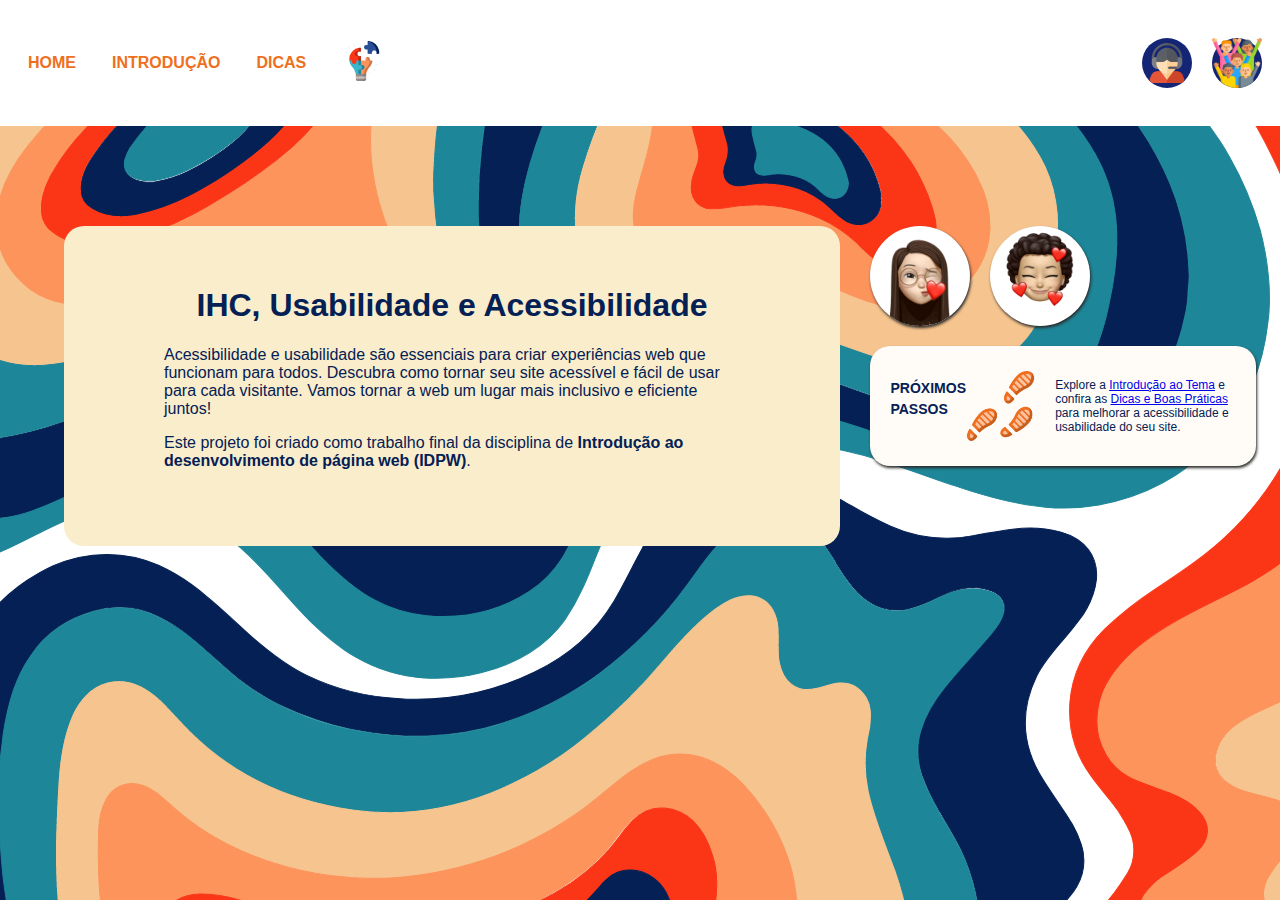
<file: index.html>
<!DOCTYPE html>
<html lang="pt-br">
<head>
    <meta charset="UTF-8">
    <meta name="viewport" content="width=device-width, initial-scale=1.0">
    <title>IHC</title>
    <link rel="stylesheet" href="assets/css/paginaInicial.css">
</head>
<body>
    <header>
        <nav>
            <ul>
                <li class="liPrincipal"><a href="index.html" title="Página inicial">HOME</a></li>
                <li class="liPrincipal"><a href="public/introducao.html" title="Introdução">INTRODUÇÃO</a></li>
                <li class="liPrincipal"><a href="public/dicas.html" title="Dicas">DICAS</a></li>
                <li class="liPrincipal"><a href="public/passos.html" title="Passo a passo"><img width="40px" src="assets/img/quebra-cabeca.png" alt=""></a></li>
                <li id="icones">
                    <ul>
                        <li id="li_icon1"><a class="icon" href="public/suporte.html"><img src="assets/img/suporte.png" alt="Ícone de suporte" title="Suporte"></a></li>
                        <li id="li_icon2"><a class="icon" href="public/sobre.html"><img src="assets/img/sobre.png" alt="Ícone de pessoas" title="Sobre nós"></a></li>    
                    </ul>
                </li>   
            </ul>
        </nav>
    </header>
    
    <main>
        <section id="secaoPrincipal">
            <header>
                <h1>IHC, Usabilidade e Acessibilidade</h1>
            </header>
            <article>
                <p>
                    Acessibilidade e usabilidade são essenciais para criar experiências 
                    web que funcionam para todos. Descubra como tornar seu site acessível e 
                    fácil de usar para cada visitante. Vamos tornar a web um lugar mais 
                    inclusivo e eficiente juntos!
                </p> 
                <p>
                    Este projeto foi criado como trabalho final da disciplina de <b>Introdução ao desenvolvimento 
                    de página web  (IDPW)</b>.
                </p>
            </article>
        </section>
        
        <!-- Novo contêiner para as imagens e o aside -->
        <section id="secaoSecundaria">
            <!-- Imagens -->
            <article class="photo-gallery">
                <img src="./assets/img/ana2.png" alt="Avatar da Ana" title="Oi, eu sou a Ana!">
                <img src="./assets/img/gabi4.png" alt="Avatar da Gabi" title="Oi, eu sou a Gabi!">
            </article>
            
            <!-- Aside -->
            <aside title="Próximos passos" class="saltitando">
                <h3>Próximos Passos</h3>
                <img src="./assets/img/passos.png" alt="Passos" id="imgPassos">
                <p>Explore a <a href="public/introducao.html">Introdução ao Tema</a> e confira as <a href="public/dicas.html">Dicas e Boas Práticas</a> para melhorar a acessibilidade e usabilidade do seu site.</p>
            </aside>
        </section>
    </main>
    
    

</body>
</html>
</file>
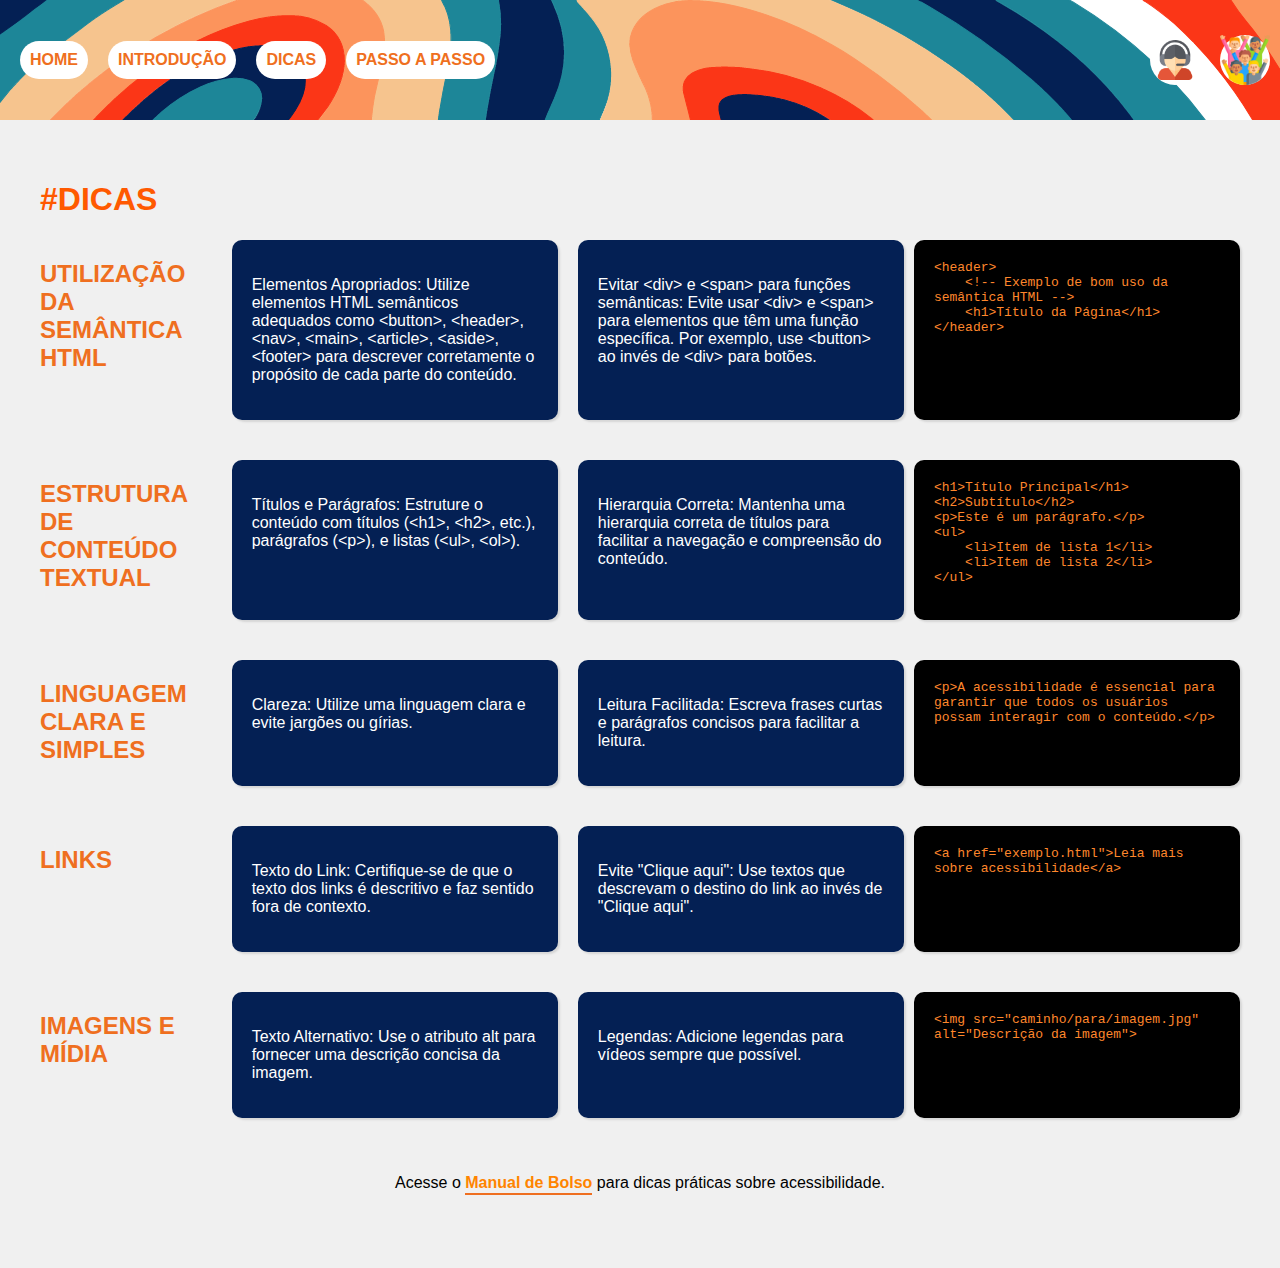
<file: public/dicas.html>
<!DOCTYPE html>
<html lang="pt-br">
<head>
    <meta charset="UTF-8">
    <meta name="viewport" content="width=device-width, initial-scale=1.0">
    <title>IHC</title>
    <link rel="stylesheet" href="../assets/css/dicas.css">
    <style>

    </style>
</head>
<!--  Referência: https://developer.mozilla.org/pt-BR/docs/Learn/Accessibility/HTML#boa_sem%C3%A2ntica  -->
<body>
    <header>
        <nav>
            <ul>
                <li class="liPrincipal"><a href="../index.html" title="Página inicial">HOME</a></li>
                <li class="liPrincipal"><a href="introducao.html" title="Introdução">INTRODUÇÃO</a></li>
                <li class="liPrincipal"><a href="dicas.html" title="Dicas">DICAS</a></li>
                <li class="liPrincipal"><a href="passos.html" title="Passo a passo">PASSO A PASSO</a></li>
                <li id="icones">
                    <ul>
                        <li id="li_icon1"><a class="icon" href="suporte.html"><img src="../assets/img/suporte.png" alt="Ícone de suporte" title="Suporte"></a></li>
                        <li id="li_icon2"><a class="icon" href="sobre.html"><img src="../assets/img/sobre2.png" alt="Ícone de pessoas" title="Sobre nós"></a></li>
                    </ul>
                </li>
            </ul>
        </nav>
    </header>
    <main>
        <header>
            <h1>#DICAS</h1>
        </header>
        <section>
            <header>
                <h2>Utilização da Semântica HTML</h2>
            </header>
            <article>
                <p>
                    Elementos Apropriados: Utilize elementos HTML semânticos adequados como &lt;button&gt;, &lt;header&gt;, &lt;nav&gt;, &lt;main&gt;, &lt;article&gt;, &lt;aside&gt;, &lt;footer&gt; para descrever corretamente o propósito de cada parte do conteúdo.
                </p>
            </article>
            <article>
                <p>
                    Evitar &lt;div&gt; e &lt;span&gt; para funções semânticas: Evite usar &lt;div&gt; e &lt;span&gt; para elementos que têm uma função específica. Por exemplo, use &lt;button&gt; ao invés de &lt;div&gt; para botões.
                </p> 
            </article>
            <article class="articlePre">
                <pre>
&lt;header&gt;
    &lt;!-- Exemplo de bom uso da semântica HTML --&gt;
    &lt;h1&gt;Título da Página&lt;/h1&gt;
&lt;/header&gt;
                </pre>
            </article>
        </section>
        <section>
            <header>
                <h2>Estrutura de Conteúdo Textual</h2>
            </header>
            <article>
                <p>
                    Títulos e Parágrafos: Estruture o conteúdo com títulos (&lt;h1&gt;, &lt;h2&gt;, etc.), parágrafos (&lt;p&gt;), e listas (&lt;ul&gt;, &lt;ol&gt;).
                </p>
            </article>
            <article>
                <p>
                    Hierarquia Correta: Mantenha uma hierarquia correta de títulos para facilitar a navegação e compreensão do conteúdo.
                </p> 
            </article>
            <article class="articlePre">
                <pre>
&lt;h1&gt;Título Principal&lt;/h1&gt;
&lt;h2&gt;Subtítulo&lt;/h2&gt;
&lt;p&gt;Este é um parágrafo.&lt;/p&gt;
&lt;ul&gt;
    &lt;li&gt;Item de lista 1&lt;/li&gt;
    &lt;li&gt;Item de lista 2&lt;/li&gt;
&lt;/ul&gt;
                </pre>
            </article>
        </section>
        <section>
            <header>
                <h2>Linguagem Clara e Simples</h2>
            </header>
            <article>
                <p>
                    Clareza: Utilize uma linguagem clara e evite jargões ou gírias.
                </p>
            </article>
            <article>
                <p>
                    Leitura Facilitada: Escreva frases curtas e parágrafos concisos para facilitar a leitura.
                </p> 
            </article>
            <article class="articlePre">
                <pre>
&lt;p&gt;A acessibilidade é essencial para garantir que todos os usuários possam interagir com o conteúdo.&lt;/p&gt;
                </pre>
            </article>
        </section>
        <section>
            <header>
                <h2>Links</h2>
            </header>
            <article>
                <p>
                    Texto do Link: Certifique-se de que o texto dos links é descritivo e faz sentido fora de contexto.
                </p>
            </article>
            <article>
                <p>
                    Evite "Clique aqui": Use textos que descrevam o destino do link ao invés de "Clique aqui".
                </p> 
            </article>
            <article class="articlePre">
                <pre>
&lt;a href=&quot;exemplo.html&quot;&gt;Leia mais sobre acessibilidade&lt;/a&gt;
                </pre>
            </article>
        </section>
        <section>
            <header>
                <h2>Imagens e Mídia</h2>
            </header>
            <article>
                <p>
                    Texto Alternativo: Use o atributo alt para fornecer uma descrição concisa da imagem.
                </p>
            </article>
            <article>
                <p>
                    Legendas: Adicione legendas para vídeos sempre que possível.
                </p> 
            </article>
            <article class="articlePre">
                <pre>
&lt;img src=&quot;caminho/para/imagem.jpg&quot; alt=&quot;Descrição da imagem&quot;&gt;
                </pre>
            </article>
        </section>
        <section>
                <p class="manual-link">
                    Acesse o <a href="manual.html" >Manual de Bolso</a> para dicas práticas sobre acessibilidade.
                </p>
        </section>
        
    </main>
</body>
</html>
</file>
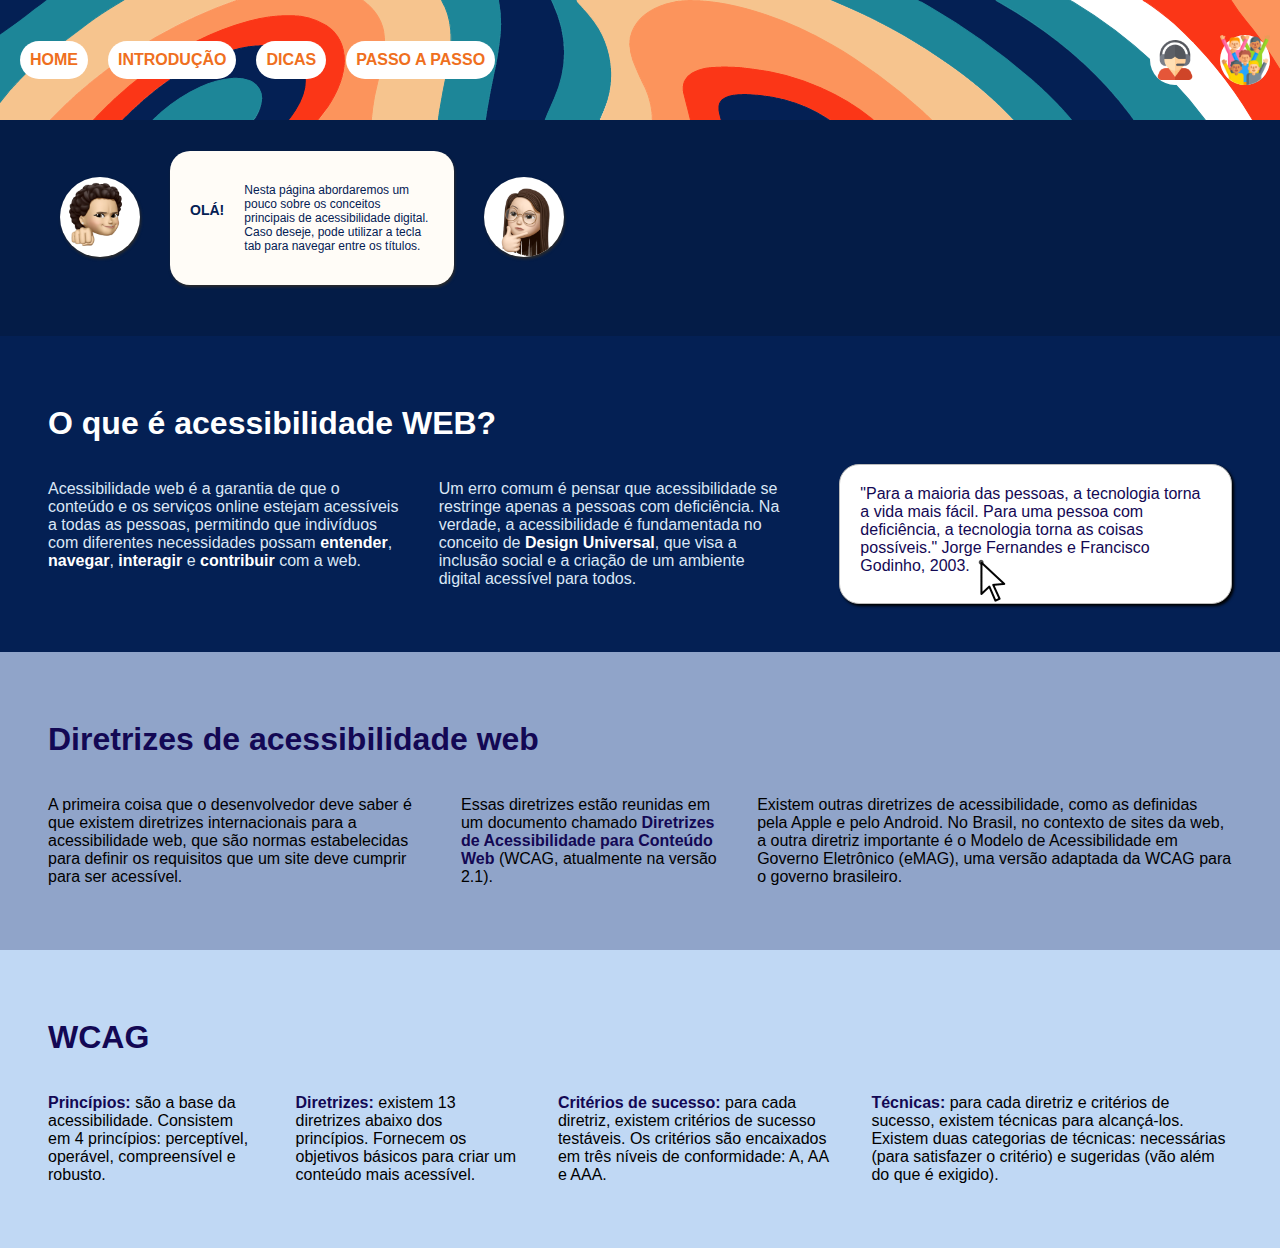
<file: public/introducao.html>
<!DOCTYPE html>
<html lang="pt-br">
<head>
    <meta charset="UTF-8">
    <meta name="viewport" content="width=device-width, initial-scale=1.0">
    <title>IHC</title>
    <link rel="stylesheet" href="../assets/css/introducao.css">
</head>

<body>
    <header>
        <nav>
            <ul>
                <li class="liPrincipal"><a href="../index.html" title="Página inicial">HOME</a></li>
                <li class="liPrincipal"><a href="introducao.html" title="Introdução">INTRODUÇÃO</a></li>
                <li class="liPrincipal"><a href="dicas.html" title="Dicas">DICAS</a></li>
                <li class="liPrincipal"><a href="passos.html" title="Passo a passo">PASSO A PASSO</a></li>
                <li id="icones">
                    <ul>
                        <li id="li_icon1"><a class="icon" href="suporte.html"><img src="../assets/img/suporte.png" alt="Ícone de suporte" title="Suporte"></a></li>
                        <li id="li_icon2"><a class="icon" href="sobre.html"><img src="../assets/img/sobre2.png" alt="Ícone de pessoas" title="Sobre nós"></a></li>
                    </ul>
                </li>
            </ul>
        </nav>
    </header>
 
<main>  
    <section id="secaoSecundaria">
        <!-- Imagens -->
        <article class="photo-gallery">
            <p>
               <img src="../assets/img/ana3.png" alt="Avatar da Ana" title="Oi, eu sou a Ana!">
            </p>
        </article>
        
        <!-- Aside -->
        <aside title="Próximos passos">
            <h3>Olá!</h3>
            <p>Nesta página abordaremos um pouco sobre os conceitos principais de acessibilidade digital. Caso deseje, pode utilizar a tecla tab para navegar entre os títulos.</p>
        </aside>

        <article class="photo-gallery">
            <p>
                <img src="../assets/img/gabi5.png" alt="Avatar da Gabi" title="Oi, eu sou a Gabi!"> 
            </p>
        </article>
    </section>
    <section id="parte1"> 
        <header>
            <h1>O que é acessibilidade WEB?</h1>
        </header>
        <article>    
            <p id="p1">
                Acessibilidade web é a garantia de que o conteúdo e os serviços online estejam acessíveis a 
                todas as pessoas, permitindo que indivíduos com diferentes necessidades possam 
                <b>entender</b>, <b>navegar</b>, <b>interagir</b> e <b>contribuir</b> com a web.</p>
            <p id="p2">
                Um erro comum é pensar que acessibilidade se restringe apenas a pessoas com 
                deficiência. Na verdade, a acessibilidade é fundamentada no conceito de 
                <b>Design Universal</b>, que visa a inclusão social e a criação de um ambiente 
                digital acessível para todos.</p>
            <a href="relatos.html" title="Ver relatos..." id="p3">
                "Para a maioria das pessoas, a tecnologia torna a vida mais fácil. 
                Para uma pessoa com deficiência, a tecnologia torna as coisas possíveis."
                Jorge Fernandes e Francisco Godinho, 2003.
                <img src="../assets/gif/cursor2.gif" alt="">
            </a>
            </article>
            <aside>
            </aside>
    </section>

    <section id="parte2">
        <header>
            <h1>Diretrizes de acessibilidade web</h1>
        </header>
        <article>
            <p>A primeira coisa que o desenvolvedor deve saber é que existem diretrizes internacionais para a acessibilidade web, que são normas estabelecidas para definir os requisitos que um site deve cumprir para ser acessível.</p>
            <p id="p5">Essas diretrizes estão reunidas em um documento chamado <b>Diretrizes de Acessibilidade para Conteúdo Web</b> (WCAG, atualmente na versão 2.1).</p>
            <p id="p6">Existem outras diretrizes de acessibilidade, como as definidas pela Apple e pelo Android. No Brasil, no contexto de sites da web, a outra diretriz importante é o Modelo de Acessibilidade em Governo Eletrônico (eMAG), uma versão adaptada da WCAG para o governo brasileiro.</p>
        </article>
    </section>

    <section id="parte3">
        <header>
            <h1>WCAG</h1>
        </header>
        <article>
            <p><b>Princípios:</b> são a base da acessibilidade. Consistem em 4 princípios: perceptível, operável, compreensível e robusto.</p>
            <p id="p7"><b>Diretrizes:</b> existem 13 diretrizes abaixo dos princípios. Fornecem os objetivos básicos para criar um conteúdo mais acessível.</p>
            <p id="p8"><b>Critérios de sucesso: </b>para cada diretriz, existem critérios de sucesso testáveis. Os critérios são encaixados em três níveis de conformidade: A, AA e AAA.</p>
            <p id="p9"><b>Técnicas:</b> para cada diretriz e critérios de sucesso, existem técnicas para alcançá-los. Existem duas categorias de técnicas: necessárias (para satisfazer o critério) e sugeridas (vão além do que é exigido).</p>
        </article>
    </section>
</main>
</body>
</html>
</file>
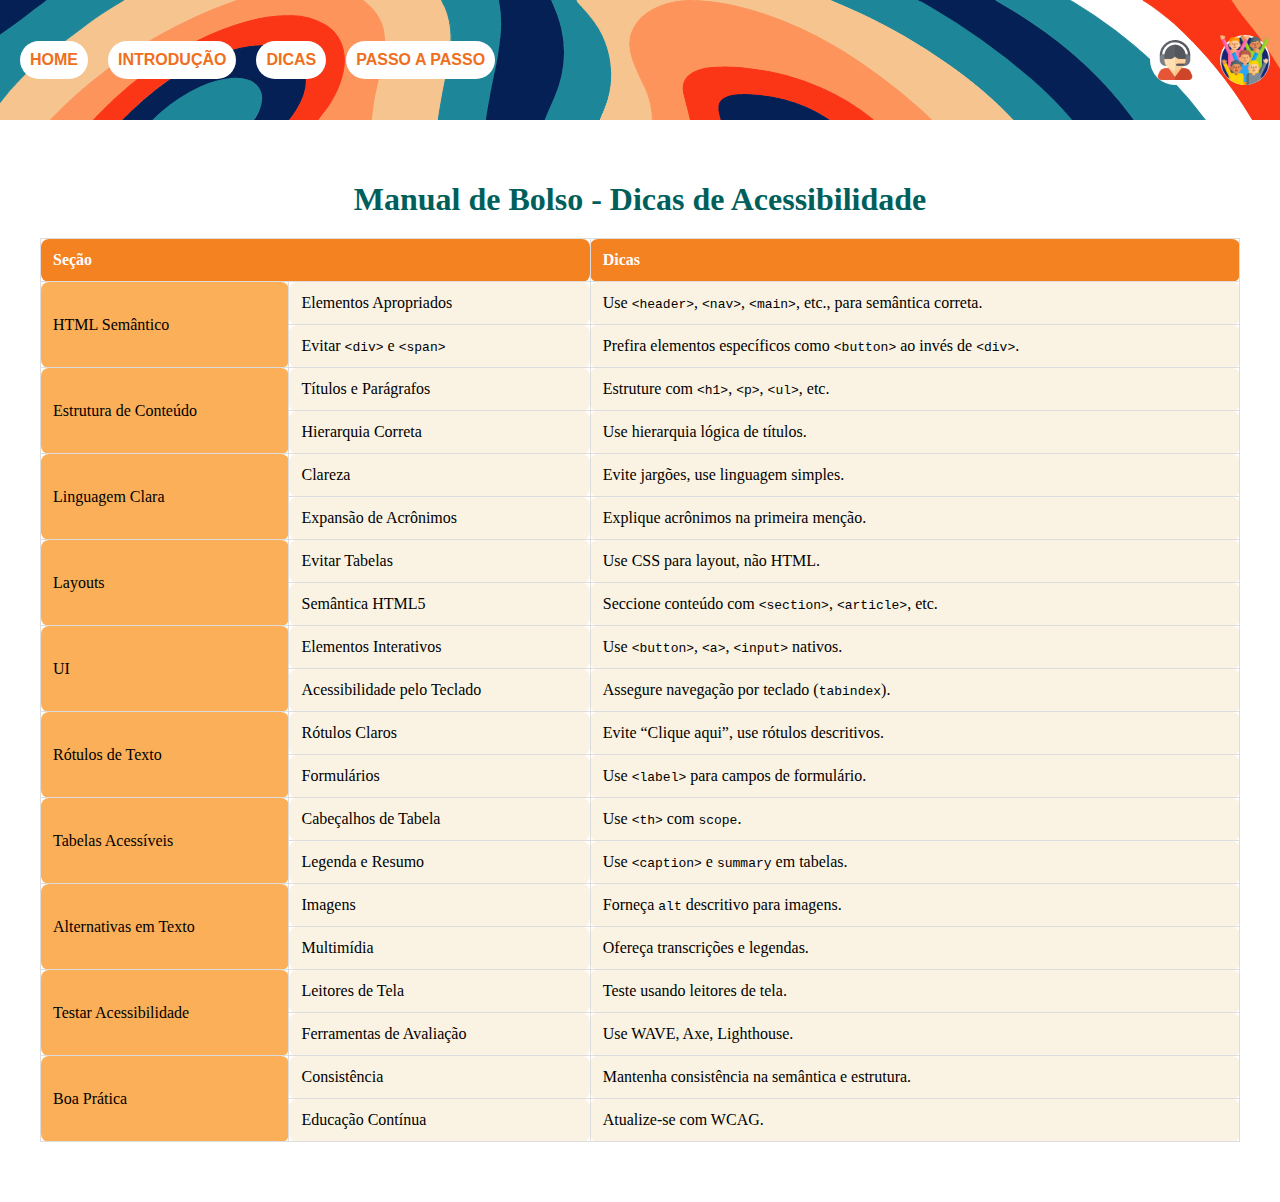
<file: public/manual.html>
<!DOCTYPE html>
<html lang="pt-br">
<head>
    <meta charset="UTF-8">
    <meta name="viewport" content="width=device-width, initial-scale=1.0">
    <title>IHC</title>
    <link rel="stylesheet" href="../assets/css/manual.css">
    <style>
    

        h1 {
            color: #005F5B; /* Azul quase verde */
            text-align: center;
            margin-bottom: 20px;
        }

        table {
            width: 100%;
            border-collapse: collapse;
            margin-bottom: 20px;
        }

        th, td {
            border: 1px solid #ddd;
            padding: 12px;
            text-align: left;
            border-radius: 8px; /* Cantos arredondados */
            background-color: #FAF3E3; /* Laranja claro */
            transition: transform 0.2s ease-in-out; /* Transição suave */
        }

        th {
            background-color: #F58220; /* Laranja escuro */
            color: white;
        }

        td:hover {
            background-color: #FBAF58; /* Laranja claro mais vibrante */
            transform: scale(1.05); /* Aumenta a escala ao passar o mouse */
        }

        th:hover {
            background-color: #E07310; /* Laranja escuro mais vibrante */
            transform: scale(1.05); /* Aumenta a escala ao passar o mouse */
        }

        .highlight {
            background-color: #FBAF58; /* Laranja claro */
        }

        .skip-link {
            position: absolute;
            left: -9999px;
            top: -9999px;
        }

        .skip-link:focus {
            left: 0;
            top: 0;
            background: #F58220; /* Laranja escuro */
            padding: 10px;
            z-index: 1000;
            color: white;
            border-radius: 8px; /* Cantos arredondados */
        }
    </style>
</head>
<body>
    <header>
        <nav>
            <ul>
                <li class="liPrincipal"><a href="../index.html" title="Página inicial">HOME</a></li>
                <li class="liPrincipal"><a href="introducao.html" title="Introdução">INTRODUÇÃO</a></li>
                <li class="liPrincipal"><a href="dicas.html" title="Dicas">DICAS</a></li>
                <li class="liPrincipal"><a href="passos.html" title="Passo a passo">PASSO A PASSO</a></li>
                <li id="icones">
                    <ul>
                        <li id="li_icon1"><a class="icon" href="suporte.html"><img src="../assets/img/suporte.png" alt="Ícone de suporte" title="Suporte"></a></li>
                        <li id="li_icon2"><a class="icon" href="sobre.html"><img src="../assets/img/sobre.png" alt="Ícone de pessoas" title="Sobre nós"></a></li>    
                    </ul>
                </li>
                
            </ul>
        </nav>
    </header>
    <a href="#conteudo" class="skip-link">Pular para o conteúdo</a>
    <main id="conteudo">
        <h1>Manual de Bolso - Dicas de Acessibilidade</h1>
        <table>
            <thead>
                <tr>
                    <th colspan="2">Seção</th>
                    <th>Dicas</th>
                </tr>
            </thead>
            <tbody>
                <tr>
                    <td rowspan="2" class="highlight">HTML Semântico</td>
                    <td>Elementos Apropriados</td>
                    <td>Use <code>&lt;header&gt;</code>, <code>&lt;nav&gt;</code>, <code>&lt;main&gt;</code>, etc., para semântica correta.</td>
                </tr>
                <tr>
                    <td>Evitar <code>&lt;div&gt;</code> e <code>&lt;span&gt;</code></td>
                    <td>Prefira elementos específicos como <code>&lt;button&gt;</code> ao invés de <code>&lt;div&gt;</code>.</td>
                </tr>
                <tr>
                    <td rowspan="2" class="highlight">Estrutura de Conteúdo</td>
                    <td>Títulos e Parágrafos</td>
                    <td>Estruture com <code>&lt;h1&gt;</code>, <code>&lt;p&gt;</code>, <code>&lt;ul&gt;</code>, etc.</td>
                </tr>
                <tr>
                    <td>Hierarquia Correta</td>
                    <td>Use hierarquia lógica de títulos.</td>
                </tr>
                <tr>
                    <td rowspan="2" class="highlight">Linguagem Clara</td>
                    <td>Clareza</td>
                    <td>Evite jargões, use linguagem simples.</td>
                </tr>
                <tr>
                    <td>Expansão de Acrônimos</td>
                    <td>Explique acrônimos na primeira menção.</td>
                </tr>
                <tr>
                    <td rowspan="2" class="highlight">Layouts</td>
                    <td>Evitar Tabelas</td>
                    <td>Use CSS para layout, não HTML.</td>
                </tr>
                <tr>
                    <td>Semântica HTML5</td>
                    <td>Seccione conteúdo com <code>&lt;section&gt;</code>, <code>&lt;article&gt;</code>, etc.</td>
                </tr>
                <tr>
                    <td rowspan="2" class="highlight">UI</td>
                    <td>Elementos Interativos</td>
                    <td>Use <code>&lt;button&gt;</code>, <code>&lt;a&gt;</code>, <code>&lt;input&gt;</code> nativos.</td>
                </tr>
                <tr>
                    <td>Acessibilidade pelo Teclado</td>
                    <td>Assegure navegação por teclado (<code>tabindex</code>).</td>
                </tr>
                <tr>
                    <td rowspan="2" class="highlight">Rótulos de Texto</td>
                    <td>Rótulos Claros</td>
                    <td>Evite “Clique aqui”, use rótulos descritivos.</td>
                </tr>
                <tr>
                    <td>Formulários</td>
                    <td>Use <code>&lt;label&gt;</code> para campos de formulário.</td>
                </tr>
                <tr>
                    <td rowspan="2" class="highlight">Tabelas Acessíveis</td>
                    <td>Cabeçalhos de Tabela</td>
                    <td>Use <code>&lt;th&gt;</code> com <code>scope</code>.</td>
                </tr>
                <tr>
                    <td>Legenda e Resumo</td>
                    <td>Use <code>&lt;caption&gt;</code> e <code>summary</code> em tabelas.</td>
                </tr>
                <tr>
                    <td rowspan="2" class="highlight">Alternativas em Texto</td>
                    <td>Imagens</td>
                    <td>Forneça <code>alt</code> descritivo para imagens.</td>
                </tr>
                <tr>
                    <td>Multimídia</td>
                    <td>Ofereça transcrições e legendas.</td>
                </tr>
                <tr>
                    <td rowspan="2" class="highlight">Testar Acessibilidade</td>
                    <td>Leitores de Tela</td>
                    <td>Teste usando leitores de tela.</td>
                </tr>
                <tr>
                    <td>Ferramentas de Avaliação</td>
                    <td>Use WAVE, Axe, Lighthouse.</td>
                </tr>
                <tr>
                    <td rowspan="2" class="highlight">Boa Prática</td>
                    <td>Consistência</td>
                    <td>Mantenha consistência na semântica e estrutura.</td>
                </tr>
                <tr>
                    <td>Educação Contínua</td>
                    <td>Atualize-se com WCAG.</td>
                </tr>
            </tbody>
        </table>
    </main>

</body>
</html>
</file>
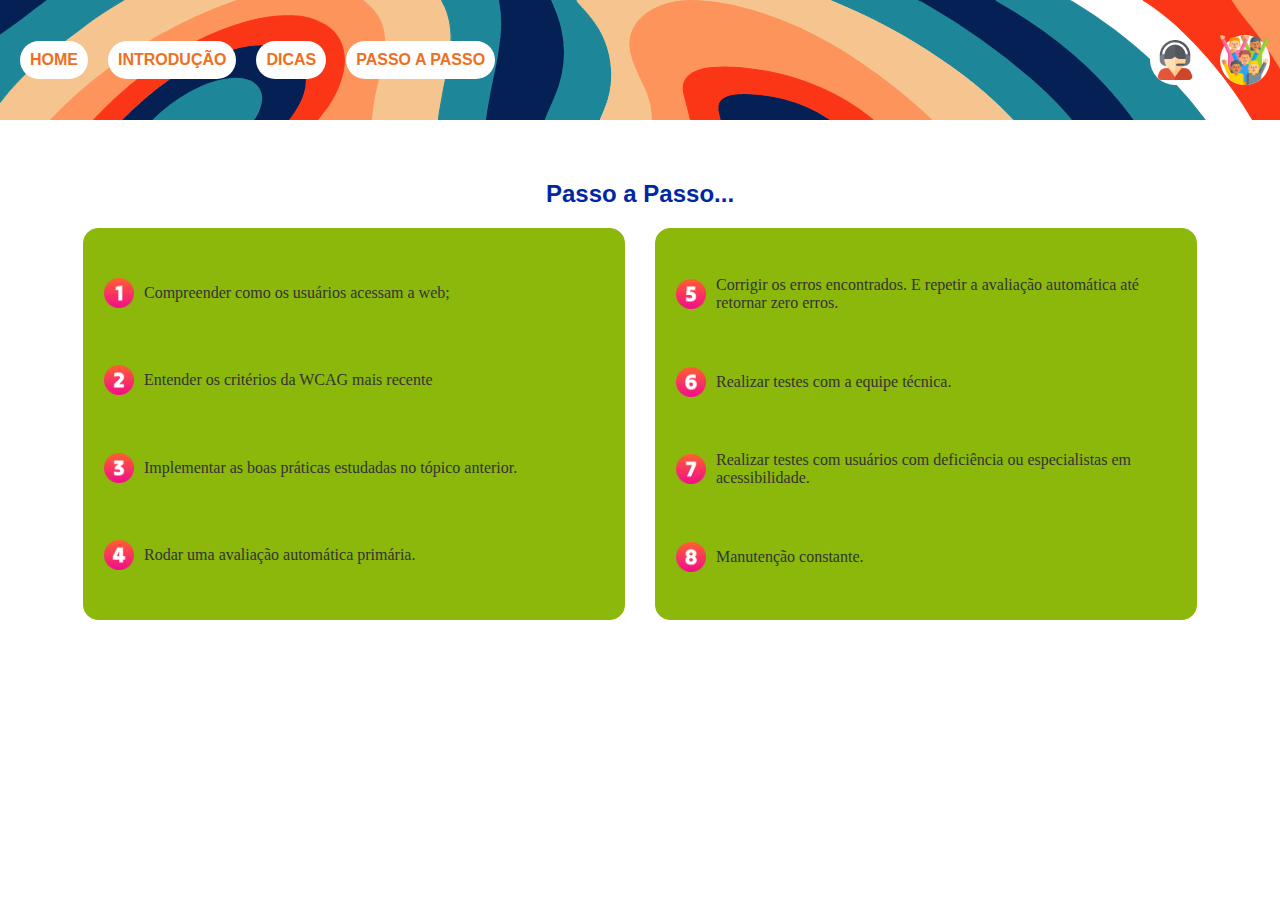
<file: public/passos.html>
<!DOCTYPE html>
<html lang="pt-br">
<head>
    <meta charset="UTF-8">
    <meta name="viewport" content="width=device-width, initial-scale=1.0">
    <title>IHC</title>
    <link rel="stylesheet" href="../assets/css/passos.css">
</head>
<body>
    <header>
        <nav>
            <ul>
                <li class="liPrincipal"><a href="../index.html" title="Página inicial">HOME</a></li>
                <li class="liPrincipal"><a href="introducao.html" title="Introdução">INTRODUÇÃO</a></li>
                <li class="liPrincipal"><a href="dicas.html" title="Dicas">DICAS</a></li>
                <li class="liPrincipal"><a href="passos.html" title="Passo a passo">PASSO A PASSO</a></li>
                <li id="icones">
                    <ul>
                        <li id="li_icon1"><a class="icon" href="suporte.html"><img src="../assets/img/suporte.png" alt="Ícone de suporte" title="Suporte"></a></li>
                        <li id="li_icon2"><a class="icon" href="sobre.html"><img src="../assets/img/sobre2.png" alt="Ícone de pessoas" title="Sobre nós"></a></li>
                    </ul>
                </li>
            </ul>
        </nav>
    </header>
    <main>                
        <header>
            <h2>Passo a Passo...</h2>
        </header>

        <article id="container">
            <article id="parte1">
                <section>
                    <img src="../assets/img/um.png" alt="1">
                    <p>Compreender como os usuários acessam a web;</p>
                </section>
                <section>
                    <img src="../assets/img/dois.png" alt="2">
                    <p>Entender os critérios da WCAG mais recente</p>
                </section>
                <section>
                    <img src="../assets/img/tres.png" alt="3">
                    <p>Implementar as boas práticas estudadas no tópico anterior.</p>
                </section>
                <section>
                    <img src="../assets/img/quatro.png" alt="4">
                    <p>Rodar uma avaliação automática primária.</p>
                </section>
            </article>

            <article id="parte2">
                <section>
                    <img src="../assets/img/cinco.png" alt="5">
                    <p>Corrigir os erros encontrados. E repetir a avaliação automática até retornar zero erros.</p>
                </section>
                <section>
                    <img src="../assets/img/seis (1).png" alt="6">
                    <p>Realizar testes com a equipe técnica.</p>
                </section>
                <section>
                    <img src="../assets/img/sete.png" alt="7">
                    <p>Realizar testes com usuários com deficiência ou especialistas em acessibilidade.</p>
                </section>
                <section>
                    <img src="../assets/img/oito.png" alt="8">
                    <p>Manutenção constante.</p>
                </section>
            </article>
        </article>
    </main>

</body>
</html>
</file>
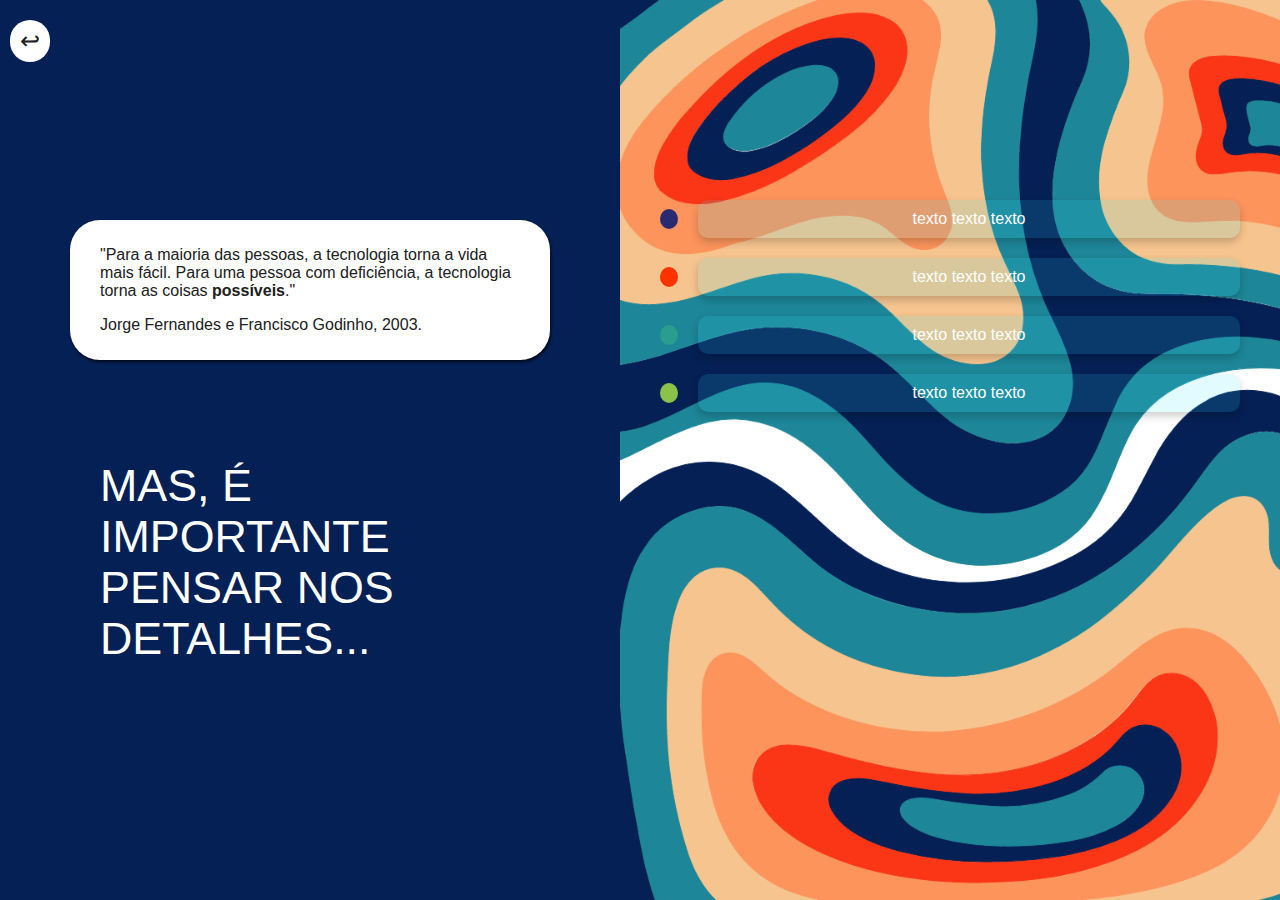
<file: public/relatos.html>
<!DOCTYPE html>
<html lang="pt-br">
<head>
    <meta charset="UTF-8">
    <meta name="viewport" content="width=device-width, initial-scale=1.0">
    <title>Projeto IDPW</title>
    <link rel="stylesheet" href="../assets/css/relatos.css">
</head>
<body>
    <header>
        <nav>
            <a href="introducao.html"><button class="btnVoltar">&#x21A9;</button></a>
        </nav>
    </header>
    <main class="container">
        <section class="secao1">
            <header>
                <p>
                    "Para a maioria das pessoas, a tecnologia torna a vida 
                    mais fácil. Para uma pessoa com deficiência, a 
                    tecnologia torna as coisas <strong>possíveis</strong>."
                </p>
                <p>
                    Jorge Fernandes e Francisco Godinho, 2003.
                </p>
            </header>
            <article>
                <p>
                    MAS, É IMPORTANTE PENSAR NOS DETALHES...
                </p>
            </article> 
        </section>
        <section id="secao2">
            <article class="relatos">
                <span class="rel rel1"></span>
                <p>texto texto texto</p>
            </article>
            <article class="relatos">
                <span class="rel rel2"></span>
                <p>texto texto texto</p>
            </article>
            <article class="relatos">
                <span class="rel rel3"></span>
                <p>texto texto texto</p>
            </article>
            <article class="relatos">
                <span class="rel rel4"></span>
                <p>texto texto texto</p>
            </article>
        </section>
    </main>
</body>
</html>
</file>
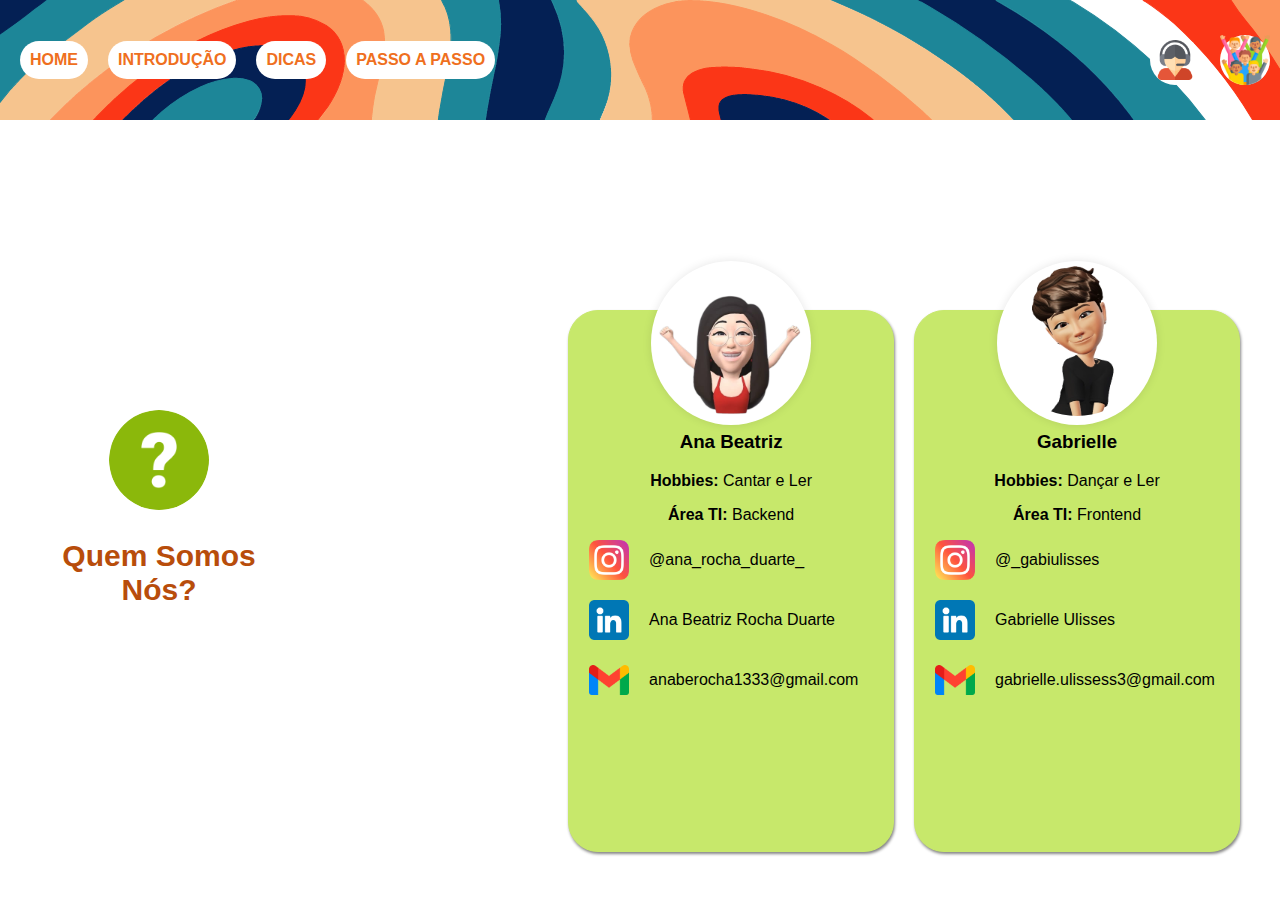
<file: public/sobre.html>
<!DOCTYPE html>
<html lang="pt-br">
<head>
    <meta charset="UTF-8">
    <meta name="viewport" content="width=device-width, initial-scale=1.0">
    <title>IHC</title>
    <link rel="stylesheet" href="../assets/css/sobre.css">
</head>
<body>
    <header>
        <nav>
            <ul>
                <li class="liPrincipal"><a href="../index.html" title="Página inicial">HOME</a></li>
                <li class="liPrincipal"><a href="introducao.html" title="Introdução">INTRODUÇÃO</a></li>
                <li class="liPrincipal"><a href="dicas.html" title="Dicas">DICAS</a></li>
                <li class="liPrincipal"><a href="passos.html" title="Passo a passo">PASSO A PASSO</a></li>
                <li id="icones">
                    <ul>
                        <li id="li_icon1"><a class="icon" href="suporte.html"><img src="../assets/img/suporte.png" alt="Ícone de suporte" title="Suporte"></a></li>
                        <li id="li_icon2"><a class="icon" href="sobre.html"><img src="../assets/img/sobre2.png" alt="Ícone de pessoas" title="Sobre nós"></a></li>
                    </ul>
                </li>
            </ul>
        </nav>
    </header>

    <main>
       
        <section> 
            
            <header>
                <img id="pontoI" src="../assets/img/ponto-de-interrogacao.png">
                <h2>Quem Somos Nós?</h2>
            </header>

            

            <article id="parte1">
                <article class="profile-image">
                    <img src="../assets/img/AnaB.png" alt="Ana Beatriz">
                </article>
                <h3>Ana Beatriz</h3>
                <p><strong>Hobbies:</strong> Cantar e Ler</p>
                <p><strong>Área TI:</strong> Backend </p>
                <article id="contato">
                    <article id="item">
                        <a href="https://www.instagram.com/ana_rocha_duarte_/" target="_blank"><img src="../assets/img/instagram.png" alt="Instagram Ana Beatriz"></a><p>@ana_rocha_duarte_</p>
                    </article>
                    <article id="item">
                        <a href="#" target="_blank"><img src="../assets/img/linkedin.png" alt="Linkedin Ana Beatriz"></a><p>Ana Beatriz Rocha Duarte</p>
                    </article>
                    <article  id="item">
                        <a href="https://mail.google.com/mail/u/0/#inbox?compose=GTvVlcSBpDxxRvqLzcLcbZDcgpnsvRbKLWJglHWPmwBsGCPVQvKhcfDCZrsftFQQdTWHQGcCGKhQV" target="_blank"><img src="../assets/img/gmail.png" alt="Email Ana Beatriz"></a><p>anaberocha1333@gmail.com</p>
                    </article>
                </article>
            </article>

           
            <article id="parte2">
                <article class="profile-image">
                    <img src="../assets/img/gabi.png" alt="Gabrielle">
                </article>
                <h3>Gabrielle</h3>
                <p><strong>Hobbies:</strong> Dançar e Ler</p>
                <p><strong>Área TI:</strong> Frontend</p>
                <article id="contato">
                    <article id="item">
                        <a href="https://www.instagram.com/_gabiulisses/" target="_blank"><img src="../assets/img/instagram.png" alt="Instagram Gabrielle"></a><p>@_gabiulisses</p>
                    </article>
                    <article id="item">
                        <a href="https://www.linkedin.com/in/gabrielle-ulisses/" target="_blank"><img src="../assets/img/linkedin.png" alt="Linkedin Gabrielle"></a><p>Gabrielle Ulisses</p>
                    </article>
                    <article id="item">
                        <a href="mailto:gabrielle.ulissess3@gmail.com" target="_blank"><img src="../assets/img/gmail.png" alt="Email gabrielle"></a><p>gabrielle.ulissess3@gmail.com</p>
                    </article> 
                </article>
            </article>
        </section>
    </main>
    
</body>
</html>
</file>
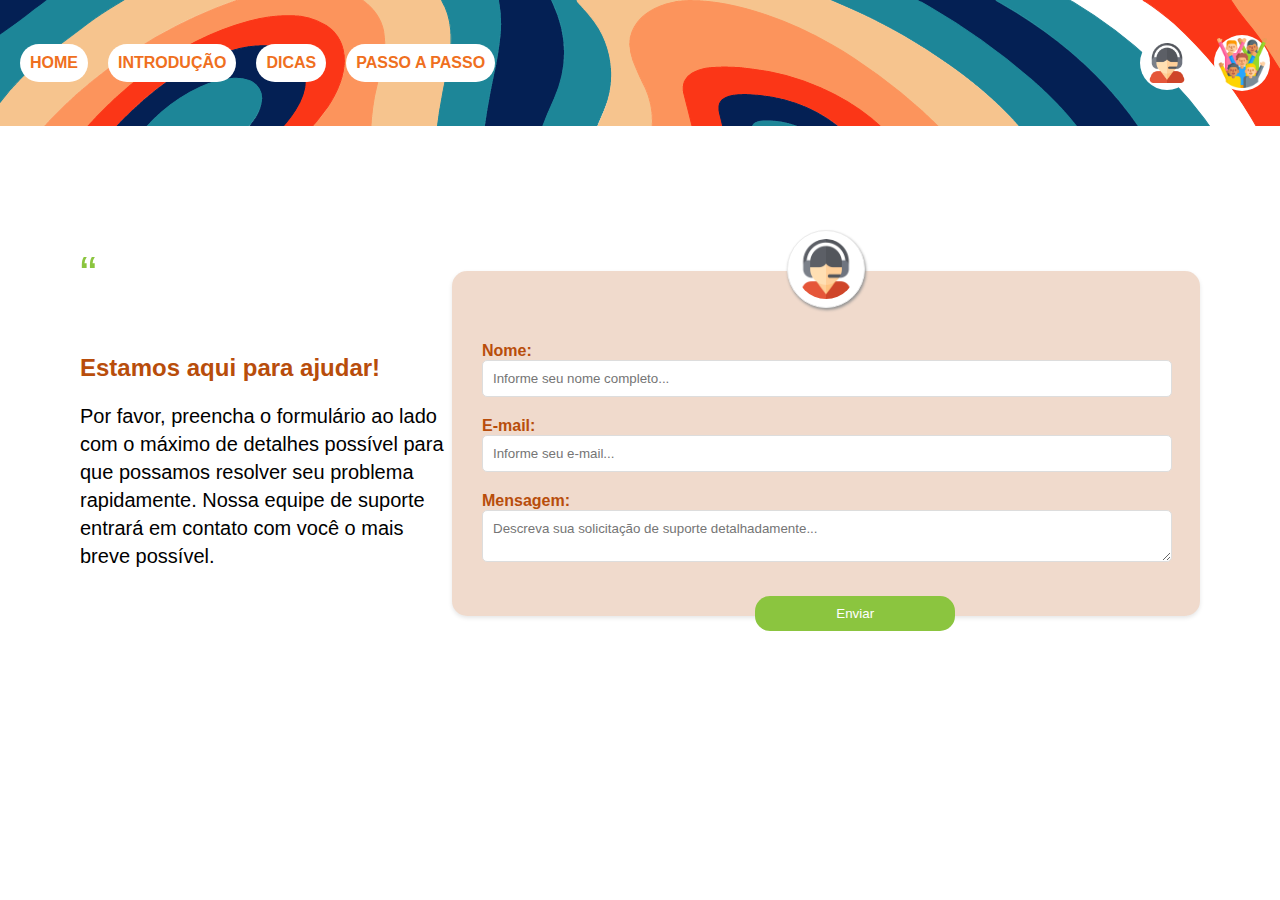
<file: public/suporte.html>
<!DOCTYPE html>
<html lang="pt-br">
<head>
    <meta charset="UTF-8">
    <meta name="viewport" content="width=device-width, initial-scale=1.0">
    <title>IHC</title>
    <link rel="stylesheet" href="../assets/css/suporte.css">
</head>
<body>
    <header>
        <nav>
            <ul>
                <li class="liPrincipal"><a href="../index.html" title="Página inicial">HOME</a></li>
                <li class="liPrincipal"><a href="introducao.html" title="Introdução">INTRODUÇÃO</a></li>
                <li class="liPrincipal"><a href="dicas.html" title="Dicas">DICAS</a></li>
                <li class="liPrincipal"><a href="passos.html" title="Passo a passo">PASSO A PASSO</a></li>
                <li id="icones">
                    <ul>
                        <li id="li_icon1"><a class="icon" href="suporte.html"><img src="../assets/img/suporte.png" alt="Ícone de suporte" title="Suporte"></a></li>
                        <li id="li_icon2"><a class="icon" href="sobre.html"><img src="../assets/img/sobre2.png" alt="Ícone de pessoas" title="Sobre nós"></a></li>
                    </ul>
                </li>
            </ul>
        </nav>
    </header>
   
    <main>
        <section id="text-section">
            <article>
                <p class="titulo">“</p>
                <h1>Estamos aqui para ajudar!</h1>
                <p class="description">
                    Por favor, preencha o formulário ao lado com o máximo de detalhes possível para que possamos resolver seu problema rapidamente.
                    Nossa equipe de suporte entrará em contato com você o mais breve possível.
                </p>
            </article>
        </section>
        <section id="form-section">
            <article>
                <fieldset>
                <legend class="profile-image"><img src="../assets/img/suporte.png" alt="Suporte"></legend>
                    <form>
                        <label for="name">Nome:</label>
                        <input type="text" id="name" name="name" placeholder="Informe seu nome completo...">
                        
                        <label for="email">E-mail:</label>
                        <input type="email" id="email" name="email" placeholder="Informe seu e-mail...">
                        
                        <label for="message">Mensagem:</label>
                        <textarea id="message" name="message" placeholder="Descreva sua solicitação de suporte detalhadamente..."></textarea>
                        
                        <button type="submit">Enviar</button>
                    </form>
                </fieldset>
                
            </article>
        </section>
    </main>
</body>
</html>
</file>
<file: assets/css/paginaInicial.css>
body {
    background-image: url("../img/fundo.png");
    margin: 0 !important;
}

main {
    display: flex;
    justify-content: space-between;
    align-items: flex-start;
    padding: 0% 5%;

}


#secaoPrincipal{
    flex: 2;
    background-color: #F9EDCB;
    margin-right: 10px;
    padding: 40px 100px 60px 100px;
    border-radius: 20px;
    font-family: 'Gill Sans', 'Gill Sans MT', Calibri, 'Trebuchet MS', sans-serif;
    color: #042054;
    margin-top: 100px; /* Garantido que a margem superior da section seja consistente */
    max-width: 50%;

}

#secaoSecundaria{
    max-width: 30%;
    margin-top: 100px;
    font-size: 12px;

}

#secaoSecundaria aside {
    flex: 1;
    background-color: #fffcf7;
    padding: 20px;
    border-radius: 20px;
    box-shadow: 1px 2px 3px #2b2b2b;
    font-family: 'Gill Sans', 'Gill Sans MT', Calibri, 'Trebuchet MS', sans-serif;
    color: #042054;
    margin-top: 20px; /* Corrigido para evitar duplicidade */
    align-items: center;
    width: 100%;
    display: flex;
}

#secaoSecundaria aside h3 {
    margin-top: 0;
    margin-right: 0;
    text-transform: uppercase;
    line-height: 1.5;
}

#secaoSecundaria article img {
    box-shadow: 1px 2px 3px #2b2b2b;
    padding: 0;
    border: none;
}


.photo-gallery {
    display: flex;
    gap: 20px;
}

.photo-gallery img {
    width: 100px;
    height: 100px;
    border-radius: 50%;
    background-color: #fff;
    border: 2px solid #ddd;
    object-fit: cover;
}

/* CSS para imagem saltitando */
@keyframes bounce {
    0%, 100% {
        transform: translateY(0); /* Posição inicial e final */
    }
    50% {
        transform: translateY(-5px); /* Movimento para cima */
    }
}

aside.saltitando {
    display: inline-block;
    animation: bounce 1s infinite; /* Animação contínua */
}


#imgPassos {
    position: relative;
    width: 20%;
    margin-right: 20px;
}

/* Menu de navegação */
nav {
    background-color: #ffffff;
    font-family: 'Gill Sans', 'Gill Sans MT', Calibri, 'Trebuchet MS', sans-serif;
    font-weight: 600;
}

nav ul {
    display: flex;
    align-items: center;
    padding: 0;
    margin: 0;
    list-style-type: none;
}

nav ul li {
    text-align: center;
    padding: 8px;
    border-radius: 20px;
    margin: 15px 0 15px 20px;
}

nav ul li:hover {
    background-color: #ececec;
}

nav ul li a {
    color: #EF6F20;
    text-decoration: none;
}

#li_icon1, #li_icon2 {
    background-color: #152576;
    border-radius: 100%;
    text-align: center;
}

#icones {
    margin-left: auto;
}

#li_icon1 {
    padding: 5px;
    width: 40px;
    height: 40px;
}

#li_icon2 {
    padding: 0;
    width: 50px;
    height: 50px;
    margin-right: 10px;
}

.icon img {
    width: 100%;
    height: 100%;
    vertical-align: middle;
}

/* Seção principal */
section h1 {
    text-align: center;
}

/* Tela até 1024px */
@media (min-width: 769px) and (max-width: 1024px) {
   
    
    section h1 {
        font-size: 25pt;
    }
    
    nav ul li {
        margin: 15px 20px 15px 20px;
    }
}

/* Tela até 567px */
@media (max-width: 650px) {
    main {
        padding: 20px 30px;
        display: block;
    }

    section {
        padding: 30px 0px 50px 10px;
    }

    #secaoPrincipal article p {
        font-size: 15pt;
    }

    #secaoPrincipal h1 {
        font-size: 20pt;
    }

    #secaoPrincipal{
        max-width: 100%;
        margin-right: 0px;
        margin-top: 10px;
    }

    nav ul {
        padding: 15px 20px 15px 20px !important;
        display: block;
        align-items: center;
        list-style-type: none;
    }

    nav ul .liPrincipal {
        margin: 15px 0;
        background-color: #e7e7e78c;
        margin-bottom: 5px !important;
    }

    #icones ul li {
        font-size: 10pt;
        margin: 15px 0;
        background-color: #e7e7e78c;
        margin-bottom: 5px !important;
    }

    nav ul li {
        text-align: center;
        padding: 8px;
        border-radius: 20px;
        margin: 0;
    }

    #li_icon1, #li_icon2 {
        display: inline-block;
        margin: auto;
    }

    #li_icon1 {
        margin-left: auto;
        padding: 8px;
        width: 40px;
        height: 40px;
    }

    #li_icon2 {
        padding: 3px;
        width: 50px;
        height: 50px;
    }

    #secaoSecundaria{
        max-width: 90%;
        margin-top: 0px;
        display: flex;
    
    }
    #secaoSecundaria aside{
        max-width: 100%;
        margin-top: 20px;
        margin-left: 20px;
        display: flex;
    
    }
}

.skip-link {
    position: absolute;
    top: -40px;
    left: 0;
    background: #000;
    color: #fff;
    padding: 8px;
    z-index: 100;
    text-decoration: none;
}

.skip-link:focus {
    top: 0;
}

.aside-container {
    display: flex;
    flex-direction: column;
    align-items: center;
    gap: 20px;
    margin-top: 20px;
}


@media (max-width: 768px) {
    .aside-container {
        flex-direction: column;
    }

    .photo-gallery {
        flex-direction: column;
    }
}
</file>
<file: assets/css/dicas.css>
/* Estilos gerais */
body {
    background-color: #f0f0f0;
    margin: 0px !important;
    font-family: 'Gill Sans', 'Gill Sans MT', Calibri, 'Trebuchet MS', sans-serif;
}

main {
    padding: 40px;
}

/* Menu de navegação */
nav {
    background-image: url("../img/fundo.png");
    font-family: 'Gill Sans', 'Gill Sans MT', Calibri, 'Trebuchet MS', sans-serif;
    font-weight: 600;
}

nav ul {
    display: flex;
    align-items: center;
    padding: 0;
    margin: 0;
    list-style-type: none;
    padding: 10px 0px;
}

nav ul .liPrincipal {
    text-align: center;
    padding: 10px;
    border-radius: 20px;
    margin: 15px 0px 15px 20px;
    background-color: #ffffff;
}

nav ul .liPrincipal:hover {
    background-color: #ececec;
}

nav ul li a {
    color: #EF6F20;
    text-decoration: none;
}

#li_icon1, #li_icon2 {
    background-color: #ffffff !important;
    border-radius: 100%;
    text-align: center;
}

#icones {
    margin-left: auto;
    padding: 0px;
}

#icones ul li {
    margin-left: auto;
    margin: 15px 0px 15px 20px;
}

#li_icon1 {
    padding: 5px;
    width: 40px;
    height: 40px;
    margin-right: 10px;
}

#li_icon2 {
    padding: 0;
    width: 50px;
    height: 50px;
    margin-right: 10px !important;
}

.icon img {
    width: 100%;
    height: 100%;
    vertical-align: middle;
}

/* Menu em telas até 1024px */
@media (min-width: 769px) and (max-width: 1024px) {
    nav ul li {
        font-size: 10pt;
        margin: 15px 10px 15px 20px;
    }
}

/* Menu em telas até 567px */
@media (min-width: 200px) and (max-width: 567px) {
    nav ul {
        padding: 15px 10px 15px 10px !important;
    }

    nav ul .liPrincipal {
        margin: 15px 20px 15px 20px;
        background-color: #f3f3f3;
        margin-bottom: 5px !important;
    }

    nav ul {
        display: block;
        align-items: center;
        padding: 0;
        margin: 0;
        list-style-type: none;
    }

    nav ul li {
        text-align: center;
        padding: 8px;
        border-radius: 20px;
        margin: 0px;
    }

    #li_icon1 {
        margin-left: auto;
        padding: 8px;
        width: 40px;
        height: 40px;
        text-align: center;
    }

    #li_icon1, #li_icon2 {
        display: inline-block;
        margin: auto;
    }

    #icones {
        margin: auto;
    }

    #li_icon2 {
        padding: 0;
        width: 50px;
        height: 50px;
        padding: 3px;
    }
}

/* Estilos do conteúdo */
main h1 {
    color: #ff5900;
}

/* Layout padrão para telas grandes */
main section {
    display: flex; /* Mantém as seções lado a lado em telas grandes */
    margin-bottom: 20px; /* Espaço entre seções */
}

main section header {
    width: 15%;
    max-width: 15%;
    padding: 0px;
    margin: 0px;
}

main section header h2 {
    text-transform: uppercase;
    color: #EF6F20;
    text-align: left;
}

main section article {
    background-color: #042054;
    color: #ffffff;
    padding: 20px;
    border-radius: 10px;
    margin-left: 20px;
    margin-bottom: 20px;
    width: 25%;
    box-shadow: 2px 2px 2px #d6d6d6;
}

main section .articlePre {
    background-color: #000000;
    padding: 20px;
    border-radius: 10px;
    margin-left: 10px;
    width: 25%;
}

/* Estilos responsivos para telas pequenas */
@media (max-width: 850px) {
    main section {
        display: block; /* Empilha as seções verticalmente em telas pequenas */
    }

    main section header {
        width: 100%; /* Ajusta a largura do cabeçalho para ocupar toda a largura disponível */
    }

    main section article,
    main section .articlePre {
        width: 100%; /* Ajusta a largura dos artigos para ocupar toda a largura disponível */
        margin-left: 0; /* Remove a margem esquerda */
    }

    main section header {
        max-width: 50%;
        padding: 0px;
        margin: 0px;
    }
}

.articlePre pre {
    white-space: pre-wrap;
    word-wrap: break-word;
    color: #ff872c;
    margin: 0;
    padding: 0;
}

.manual-link{
    text-align: center;
    width: 100%;
    cursor: pointer;
}
.manual-link a {
    color: #ff8400;
    font-weight: bold;
    text-decoration: none;
    border-bottom: 2px solid #EF6F20;
    padding-bottom: 2px;
    justify-content: center;
    transition: color 0.3s ease, border-bottom-color 0.3s ease;
}

.manual-link a:hover {
    color: #ff5900;
    border-bottom-color: #ff5900;
}
</file>
<file: assets/css/introducao.css>
body{
    margin: 0px;
}



/* Menu de da pagina introdução */

nav{
    background-image: url("../img/fundo.png");
    font-family:'Gill Sans', 'Gill Sans MT', Calibri, 'Trebuchet MS', sans-serif;
    font-weight: 600;
}
nav ul{
    display: flex;
    align-items: center; 
    padding: 0;
    margin: 0;
    list-style-type: none;
    padding: 10px 0px;
}

nav ul .liPrincipal{
    text-align: center;
    padding: 10px;
    border-radius: 20px;
    margin: 15px 0px 15px 20px;
    background-color: #ffffff;
    
}

nav ul .liPrincipal:hover{
    background-color: #ececec;
}

nav ul li a{
    color: #EF6F20;
    text-decoration: none;
}

#li_icon1, #li_icon2{
    background-color: #ffffff;
    border-radius: 100%;
    text-align: center;
}
#icones{
    margin-left: auto;
    padding: 0px;

}

#icones ul li{
    margin-left: auto;
    margin: 15px 0px 15px 20px;
}

#li_icon1 {
    padding: 5px;
    width: 40px;
    height: 40px;
    margin-right: 10px;
}
#li_icon2 {
    padding: 0;
    width: 50px;
    height: 50px;
    margin-right: 10px !important;
}
.icon img{
    width: 100%;
    height: 100%;
    vertical-align: middle;
}

/*Parte dos textos*/

p, #p3{
    font-family:'Gill Sans', 'Gill Sans MT', Calibri, 'Trebuchet MS', sans-serif;
}

h1{
    font-family:'Gill Sans', 'Gill Sans MT', Calibri, 'Trebuchet MS', sans-serif;
    color: #130854;
}

article{
    display: inline-flex;
}

#parte1{
    padding: 48px;
    background-color: #042054;
    color: #dbe7f6;
}

#parte1 h1{
    color: #ffffff;
}


#p2{
    margin-left: 40px;
}

#p1, #p2{
    width: 30%;
}

#parte1 #p3{
    background-color: #ffffff;
    box-shadow: 2px 2px 3px #000000;
    color:#130854;
    border: 1px solid #bcbcbc;
    padding: 20px;
    border-radius: 20px;
    width: 30%; 
    margin-left: 50px;
    margin-top: 0px;
    cursor: pointer;
    transition: 0.5s;
    text-decoration: none;
}

#p2 b, #p1 b{
    color: #ffffff;
}

#p3 img{
    position:absolute;
    width: 50px;
    display: inline-flex;

}

#parte1 a:hover{
    transform: scale(1.1);
    transition: 0.5s;
}

aside small{
    margin-left: auto;
    text-align: left;
}

#parte2{
    background-color: #90a4c9;
    padding: 48px;
}

#parte2 b{
    color: #130854;
}

#p5{
    margin-left: 40px;
}

#p6{
    margin-left: 40px;
}

#parte3{
    background-color: #c0d8f4;
    padding: 48px;
}
#parte3 b{
    color: #130854;
}
#p7{
    margin-left: 40px;
}

#p8{
    margin-left: 40px;
}

#p9{
    margin-left: 40px; 
}


/* Tela até 1024px */

@media (min-width: 769px) and (max-width: 1024px) {

    section{
        height: auto;
        width: auto;
    }
    section h1{
        text-align: center;
        font-size: 25pt;
    }
    nav ul li{
        font-size: 10pt;
        margin: 15px 10px 15px 20px;
    }

    aside{
        width: auto;
        height: auto;
    }
  } 

  /* Tela até 567px */

  @media (max-width: 567px) {


    main{
        padding: 10px;

    }

    section{
        height: auto;
        width: auto;
        padding: 80px 30px 80px 30px;

    }

    section article p{
        font-size: 15pt;
    }
    
    section h1{
        text-align: center;
        font-size: 20pt;
    }


    article{
        display: block;
    }


p{
    width: 100% !important;
    margin: 40px 0px !important;
}

#parte1 #p3{
    background-color: #ffffff;
    box-shadow: 2px 2px 3px #717171b3;
    color:#130854;
    border: 1px solid #bcbcbc;
    border-radius: 20px;
    width: 80%; 
    cursor: pointer;
    display: block;
    margin: 0px 0px;
}

#p3 img{
    position: absolute;
    width: 50px;
    display: inline;

}

    nav ul{
        padding:15px 10px 15px 10px !important;
    }


    nav ul{
        display: block;
        align-items: center; 
        padding: 0;
        margin: 0;
    
        list-style-type: none;
    }

    nav ul li{
        text-align: center;
        padding: 8px;
        border-radius: 20px;
        margin: 0px 0px 0px 0px;
    
  } 

    #li_icon1 {
        margin-left: auto;
        padding: 8px;
        width: 40px;
        height: 40px;
        text-align: center;
    }

    #li_icon1, #li_icon2 {
        display: inline-block;
        margin: auto;
    }
    
    #icones{
        margin: auto;
    }

    #li_icon2 {
        padding: 0;
        width: 50px;
        height: 50px;
        padding:3px;

    }

}
/* Menu em telas até 567px */

@media (min-width: 200px) and (max-width: 567px) {

    nav ul{
        padding:15px 10px 15px 10px !important;
    }

    nav ul .liPrincipal{
        margin: 15px 20px 15px 20px;
        background-color: #f3f3f3;
        margin-bottom: 5px !important;
    }

    nav ul{
        display: block;
        align-items: center; 
        padding: 0;
        margin: 0;
    
        list-style-type: none;
    }

    nav ul li{
        text-align: center;
        padding: 8px;
        border-radius: 20px;
        margin: 0px 0px 0px 0px;
    
  } 

    #li_icon1 {
        margin-left: auto;
        padding: 8px;
        width: 40px;
        height: 40px;
        text-align: center;
    }

    #li_icon1, #li_icon2 {
        display: inline-block;
        margin: auto;
    }
    
    #icones{
        margin: auto;
    }

    #li_icon2 {
        padding: 0;
        width: 50px;
        height: 50px;
        padding:3px;

    }
}


#secaoSecundaria {
    max-width: 100%;
    padding-left: 60px;
    padding-top: 30px;
    font-size: 12px;
    background-color: #041c47;
    margin: auto;
    display: flex;
    align-items: left; /* Alinha verticalmente os itens */
    justify-content: left; /* Alinha horizontalmente os itens */
    text-align: left;
    flex-direction:row-reverse; /* Para garantir que os elementos fiquem lado a lado */
    padding-bottom: 50px;
}


#secaoSecundaria aside {
    flex: 1;
    background-color: #fffcf7;
    padding: 20px;
    border-radius: 20px;
    box-shadow: 1px 2px 3px #2b2b2b;
    font-family: 'Gill Sans', 'Gill Sans MT', Calibri, 'Trebuchet MS', sans-serif;
    color: #042054;
    align-items: center;
    margin: 1px 30px ;
    max-width: 20%;
    display: flex;
    text-align: left;
}

#secaoSecundaria aside h3 {
    margin-top: 0;
    margin-right: 20px;
    text-transform: uppercase;
    line-height: 1.5;
}


#secaoSecundaria article p img {
    box-shadow: 1px 2px 3px #2b2b2b;
    padding: 0;
    border: none;
}
 #secaoSegundaria article{
    max-width: 10%;

 }

.photo-gallery p{
    position: relative;
    margin: auto;
}

.photo-gallery p img {
    width: 80px;
    height: 80px;
    border-radius: 50%;
    background-color: #fff;
    border: 2px solid #ddd;
}



#imgPassos {
    position: relative;
    width: 20%;
    margin-right: 20px;
}
</file>
<file: assets/css/manual.css>
body{
    background-color: #ffffff;
    margin: 0px !important;
}

main{
    padding: 40px;
}
/* Menu de navegação */

nav{
    background-image: url("../img/fundo.png");
    font-family:'Gill Sans', 'Gill Sans MT', Calibri, 'Trebuchet MS', sans-serif;
    font-weight: 600;
}
nav ul{
    display: flex;
    align-items: center; 
    padding: 0;
    margin: 0;
    list-style-type: none;
    padding: 10px 0px;
}

nav ul .liPrincipal{
    text-align: center;
    padding: 10px;
    border-radius: 20px;
    margin: 15px 0px 15px 20px;
    background-color: #ffffff;
    
}

nav ul .liPrincipal:hover{
    background-color: #ececec;
}

nav ul li a{
    color: #EF6F20;
    text-decoration: none;
}

#li_icon1, #li_icon2{
    background-color: #ffffff !important;
    border-radius: 100%;
    text-align: center;
}
#icones{
    margin-left: auto;
    padding: 0px;

}

#icones ul li{
    margin-left: auto;
    margin: 15px 0px 15px 20px;
}

#li_icon1 {
    padding: 5px;
    width: 40px;
    height: 40px;
    margin-right: 10px;
}
#li_icon2 {
    padding: 0;
    width: 50px;
    height: 50px;
    margin-right: 10px !important;
}
.icon img{
    width: 100%;
    height: 100%;
    vertical-align: middle;
}

/* Menu em telas até 1024px */

@media (min-width: 769px) and (max-width: 1024px) {

    nav ul li{
        font-size: 10pt;
        margin: 15px 10px 15px 20px;
    }
}

/* Menu em telas até 567px */

@media (min-width: 200px) and (max-width: 567px) {

    nav ul{
        padding:15px 10px 15px 10px !important;
    }

    nav ul li{
        font-size: 10pt;
        margin: 15px 0px 15px 0px;
        background-color: #e7e7e78c;
        margin-bottom: 5px !important;
    }

    nav ul{
        display: block;
        align-items: center; 
        padding: 0;
        margin: 0;
    
        list-style-type: none;
    }

    nav ul li{
        text-align: center;
        padding: 8px;
        border-radius: 20px;
        margin: 0px 0px 0px 0px;
    
  } 

    #li_icon1 {
        margin-left: auto;
        padding: 8px;
        width: 40px;
        height: 40px;
        text-align: center;
    }

    #li_icon1, #li_icon2 {
        display: inline-block;
        margin: auto;
    }
    
    #icones{
        margin: auto;
    }

    #li_icon2 {
        padding: 0;
        width: 50px;
        height: 50px;
        padding:3px;

    }
}


/* Menu em telas até 567px */

@media (min-width: 200px) and (max-width: 567px) {

    nav ul{
        padding:15px 10px 15px 10px !important;
    }

    nav ul li{
        font-size: 10pt;
        margin: 15px 0px 15px 0px;
        background-color: #e7e7e78c;
        margin-bottom: 5px !important;
    }

    nav ul{
        display: block;
        align-items: center; 
        padding: 0;
        margin: 0;
    
        list-style-type: none;
    }

    nav ul li{
        text-align: center;
        padding: 8px;
        border-radius: 20px;
        margin: 0px 0px 0px 0px;
    
  } 

    #li_icon1 {
        margin-left: auto;
        padding: 8px;
        width: 40px;
        height: 40px;
        text-align: center;
    }

    #li_icon1, #li_icon2 {
        display: inline-block;
        margin: auto;
    }
    
    #icones{
        margin: auto;
    }

    #li_icon2 {
        padding: 0;
        width: 50px;
        height: 50px;
        padding:3px;

    }
}
</file>
<file: assets/css/passos.css>
body{
    background-color: #ffffff;
    margin: 0px !important;
}

main{
    padding: 40px;
}
/* Menu de navegação */

nav{
    background-image: url("../img/fundo.png");
    font-family:'Gill Sans', 'Gill Sans MT', Calibri, 'Trebuchet MS', sans-serif;
    font-weight: 600;
}
nav ul{
    display: flex;
    align-items: center; 
    padding: 0;
    margin: 0;
    list-style-type: none;
    padding: 10px 0px;
}

nav ul .liPrincipal{
    text-align: center;
    padding: 10px;
    border-radius: 20px;
    margin: 15px 0px 15px 20px;
    background-color: #ffffff;
    
}

nav ul .liPrincipal:hover{
    background-color: #ececec;
}

nav ul li a{
    color: #EF6F20;
    text-decoration: none;
}

#li_icon1, #li_icon2{
    background-color: #ffffff !important;
    border-radius: 100%;
    text-align: center;
}
#icones{
    margin-left: auto;
    padding: 0px;

}

#icones ul li{
    margin-left: auto;
    margin: 15px 0px 15px 20px;
}

#li_icon1 {
    padding: 5px;
    width: 40px;
    height: 40px;
    margin-right: 10px;
}
#li_icon2 {
    padding: 0;
    width: 50px;
    height: 50px;
    margin-right: 10px !important;
}
.icon img{
    width: 100%;
    height: 100%;
    vertical-align: middle;
}

/*parte dos textos*/

h2 {
    font-family: 'Comic Sans MS', cursive, sans-serif;
    color: #0028a5;
    text-align: center;
}

#container {
    display: flex;
    justify-content: center;
    gap: 30px;
    margin: 0 auto;
    max-width: 1200px;
}

#parte1, #parte2 {
    width: 500px;
    height: 350px;
    padding: 20px;
    background-color: #8bb80b;
    border: 1px solid #8bb80b;
    border-radius: 15px;
    text-align: left;
    display: flex;
    flex-direction: column;
    justify-content: space-around;
}

#parte1 section, #parte2 section {
    display: flex;
    align-items: center;
}

#parte1 img, #parte2 img {
    margin-right: 10px;
    width: 30px; 
    height: auto; 
}

#parte1 p, #parte2 p {
    margin: 0;
    font-size: 16px;
    color: #333;
}

/*Responsividade*/

@media (min-width: 769px) and (max-width: 1024px) {

    nav ul li{
        font-size: 10pt;
        margin: 15px 10px 15px 20px;
    }

    #container {
        flex-direction: column;
        align-items: center;
        display: flex;
    }

    #parte1, #parte2 {
        width: 80%;
        height: auto; 
    }

    h2 {
        font-size: 1.5em;
    }

    #parte1 p, #parte2 p {
        font-size: 14px;
    }

    #parte1 img, #parte2 img {
        width: 25px; 
    }

    #parte1, #parte2 {
        padding: 15px;
    }
}

/* telas até 567px */

@media (min-width: 200px) and (max-width: 567px) {

    nav ul{
        padding:15px 10px 15px 10px !important;
    }

    nav ul .liPrincipal{
        margin: 15px 20px 15px 20px;
        background-color: #f3f3f3;
        margin-bottom: 5px !important;
    }

    nav ul{
        display: block;
        align-items: center; 
        padding: 0;
        margin: 0;
    
        list-style-type: none;
    }

    nav ul li{
        text-align: center;
        padding: 8px;
        border-radius: 20px;
        margin: 0px 0px 0px 0px;
    
  } 

    #li_icon1 {
        margin-left: auto;
        padding: 8px;
        width: 40px;
        height: 40px;
        text-align: center;
    }

    #li_icon1, #li_icon2 {
        display: inline-block;
        margin: auto;
    }
    
    #icones{
        margin: auto;
    }

    #li_icon2 {
        padding: 0;
        width: 50px;
        height: 50px;
        padding:3px;

    }

    #container {
        flex-direction: column;
        align-items: center;
        gap: 20px;
    }

    #parte1, #parte2 {
        width: 90%; 
        padding: 10px;
    }

    h2 {
        font-size: 1.2em; 
    }

    #parte1 p, #parte2 p {
        font-size: 12px; 
    }

    #parte1 img, #parte2 img {
        width: 20px; 
    }
}
</file>
<file: assets/css/relatos.css>
body {
    margin: 0;
    font-family: Arial, sans-serif;
}

main{
    display: flex;
    height: 100vh;
}

#secao2{
    background-image:url("../img/fundo.png") ;
    background-size: cover;
    color: white;
    width: 50%;
    text-align: center;
    padding: 200px 40px !important;
}

.secao1 header {
   
    align-items: center;
    background-color: #ffffff;
    color: #202020;
    padding: 10px 30px 10px 30px;
    text-align:left;
    border-radius: 30px;
    margin: 200px 50px 0px 50px;
    margin-bottom: auto;
    display: block;
    box-shadow: 1px 2px 3px #000000ba;
}

.secao1 article p{
    font-size: 280%;
    font-family:Impact, Haettenschweiler, 'Arial Narrow Bold', sans-serif;
    margin-top: 0%;
    padding: 100px 80px 0px 80px;
    color: #ffffff;
}

.btnVoltar {
    position: absolute;
    top: 20px;
    left: 10px;
    font-size: 24px;
    cursor: pointer;
    background: none;
    border: none;
    color: #202020;
    background-color: #ffffff;
    border-radius: 200px;
    padding: 7px 10px;
}



.secao1{
    background: #042054;
    width: 50%;
    padding: 20px;
}

.relatos {
    display: flex;
    align-items: center;
    margin-bottom: 20px;
}

.rel {
    width: 20px;
    height: 20px;
    border-radius: 50%;
    margin-right: 20px;
}

.rel1 { background: #2a2a72; }
.rel2 { background: #ff3300; }
.rel3 { background: #2a9d8f; }
.rel4 { background: #8bc34a; }

.relatos p {
    margin: 0;
    background: rgba(44, 227, 255, 0.136);
    padding: 10px;
    border-radius: 10px;
    width: 100%;
    box-shadow: 0 4px 8px rgba(0, 0, 0, 0.2);
}

@media (max-width: 567px) {

    main{
        display: block;
    }

    .secao1{
        width: 100%;
    }
}
</file>
<file: assets/css/sobre.css>
body{
    background-color: #ffffff;
    margin: 0px !important;
    font-family: 'Gill Sans', 'Gill Sans MT', Calibri, 'Trebuchet MS', sans-serif;
}

main{
    padding: 40px;
}
/* Menu de navegação */

nav{
    background-image: url("../img/fundo.png");
    font-family:'Gill Sans', 'Gill Sans MT', Calibri, 'Trebuchet MS', sans-serif;
    font-weight: 600;
}
nav ul{
    display: flex;
    align-items: center; 
    padding: 0;
    margin: 0;
    list-style-type: none;
    padding: 10px 0px;
}

nav ul .liPrincipal{
    text-align: center;
    padding: 10px;
    border-radius: 20px;
    margin: 15px 0px 15px 20px;
    background-color: #ffffff;
    
}

nav ul .liPrincipal:hover{
    background-color: #ececec;
}

nav ul li a{
    color: #EF6F20;
    text-decoration: none;
}

#li_icon1, #li_icon2{
    background-color: #ffffff !important;
    border-radius: 100%;
    text-align: center;
}
#icones{
    margin-left: auto;
    padding: 0px;

}

#icones ul li{
    margin-left: auto;
    margin: 15px 0px 15px 20px;
}

#li_icon1 {
    padding: 5px;
    width: 40px;
    height: 40px;
    margin-right: 10px;
}
#li_icon2 {
    padding: 0;
    width: 50px;
    height: 50px;
    margin-right: 10px !important;
}
.icon img{
    width: 100%;
    height: 100%;
    vertical-align: middle;
}

/* Menu em telas até 1024px */

@media (min-width: 769px) and (max-width: 1024px) {

    nav ul li{
        font-size: 10pt;
        margin: 15px 10px 15px 20px;
    }
}


/* Menu em telas até 567px */

@media (min-width: 200px) and (max-width: 567px) {

    nav ul{
        padding:15px 10px 15px 10px !important;
    }

    nav ul .liPrincipal{
        margin: 15px 20px 15px 20px;
        background-color: #f3f3f3;
        margin-bottom: 5px !important;
    }

    nav ul{
        display: block;
        align-items: center; 
        padding: 0;
        margin: 0;
    
        list-style-type: none;
    }

    nav ul li{
        text-align: center;
        padding: 8px;
        border-radius: 20px;
        margin: 0px 0px 0px 0px;
    
  } 

    #li_icon1 {
        margin-left: auto;
        padding: 8px;
        width: 40px;
        height: 40px;
        text-align: center;
    }

    #li_icon1, #li_icon2 {
        display: inline-block;
        margin: auto;
    }
    
    #icones{
        margin: auto;
    }

    #li_icon2 {
        padding: 0;
        width: 50px;
        height: 50px;
        padding:3px;

    }
}

/*Parte dos textos*/

section {
    display: flex;
    justify-content: center;
    position: relative;
    gap: 20px;
}

main header{
    margin-top: 250px;
    margin-right: 270px;
    text-align: center;
}

header h2{
    display: inline-flex;
    color:#b84d0b;
    font-size: 30px;
    display: block;
}

header #pontoI{
    width: 100px;
    border-radius: 50%;
}

h3{
    margin-top:100px;
}

#parte1, #parte2{
    background-color: #c7e86b;
    border: 1px solid #c7e86b;
    box-shadow: 1px 2px 3px #868685;
    width: 330px;
    height: 500px;
    padding: 20px;
    margin-top: 150px;
    text-align: center;
    border-radius: 30px;
    position: relative;
}

.profile-image {
    position: absolute;
    top: -50px; 
    left: 50%;
    transform: translateX(-50%);
    background-color: white; 
    padding: 5px; 
    border-radius: 50%;
    box-shadow: 0 0 10px rgba(0, 0, 0, 0.1); 
}

.profile-image img {
    width: 150px; 
    height: 150px;
    border-radius: 50%; 
}


#contato{
    display: flex;
    flex-direction: column;
    gap: 20px;
}

#item{
    display: flex;
    align-items: center;
}
#item img {
    width: 40px;
    height: auto;
    margin-right: 20px;
    display:block;
}

#item a{
    text-decoration: none;
    color: black;
}

#item p{
    margin: 0;
}

@media (min-width: 769px) and (max-width: 1024px) {
    section {
        padding: 60px;
    }

    header h2 {
        font-size: 25pt;
        text-align: center;
    }

    nav ul li {
        font-size: 10pt;
        margin: 15px 10px;
    }

    #parte1, #parte2 {
        width: 35%;
        margin: 20px;
    }
}

/* Responsividade para telas até 768px */
@media (max-width: 768px) {
    nav ul {
        display: block;
        align-items: center;
        padding: 15px 10px;
    }

    nav ul li {
        text-align: center;
        padding: 8px;
        border-radius: 20px;
        margin: 5px 0;
    }

    #li_icon1, #li_icon2 {
        display: inline-block;
        margin: auto;
    }

    #li_icon1 {
        padding: 8px;
        width: 40px;
        height: 40px;
    }

    #li_icon2 {
        padding: 3px;
        width: 50px;
        height: 50px;
    }

    header #pontoI {
        width: 100px;
        border-radius: 50%;
        margin-left: 165px;
    }

    header h2 {
        margin-left: 170px;
    }

    section {
        flex-direction: column;
        padding: 20px;
    }

    #parte1, #parte2 {
        width: 100%;
        margin: 20px 0;
    }

    main header{
        margin-top: 0px;
        margin-left: 0px;
        margin: 0px;
        padding: 0px;
        width: 100%;
    }

    main header h2{
        margin-top: 0px;
        margin-left: 0px;
        margin-bottom: 50px;

    }
    main header #pontoI{
        margin-top: 0px;
        margin-left: 0px;

    }
}
</file>
<file: assets/css/suporte.css>
body{
    background-color: #ffffff;
    margin: 0px !important;
}

/* Menu de navegação */

nav{
    background-image: url("../img/fundo.png");
    font-family:'Gill Sans', 'Gill Sans MT', Calibri, 'Trebuchet MS', sans-serif;
    font-weight: 600;
    margin-bottom: 50px;

}
nav ul{
    display: flex;
    align-items: center; 
    padding: 0;
    margin: 0;
    list-style-type: none;
    padding: 10px 0px;
}

nav ul .liPrincipal{
    text-align: center;
    padding: 10px;
    border-radius: 20px;
    margin: 15px 0px 15px 20px;
    background-color: #ffffff;
    
}

nav ul .liPrincipal:hover{
    background-color: #ececec;
}

nav ul li a{
    color: #EF6F20;
    text-decoration: none;
}

#li_icon1, #li_icon2{
    background-color: #ffffff;
    border-radius: 100%;
    text-align: center;
}

#icones{
    margin-left: auto;
    padding: 0px;

}

#icones ul li{
    margin-left: auto;
    margin: 15px 0px 15px 20px;
}

#li_icon1 {
    padding: 7px;
    width: 40px;
    height: 40px;
    margin-right: 10px;
}
#li_icon2 {
    padding: 3px;
    width: 50px;
    height: 50px;
    margin-right: 10px !important;
}
.icon img{
    width: 100%;
    height: 100%;
    vertical-align: middle;
}

/* Menu em telas até 1024px */

@media (min-width: 769px) and (max-width: 1024px) {
    
    nav{
        margin-bottom:  50px;
    }

    nav ul li{
        font-size: 10pt;
        margin: 15px 10px 15px 20px;
    }
}

/* Menu em telas até 567px */

@media(max-width: 567px) {

    nav{
        margin-bottom: 0px;
    }
    nav ul{
        padding:15px 10px 15px 10px !important;
    }

    nav ul .liPrincipal{
        margin: 15px 20px 15px 20px;
        background-color: #fffffffe;
        margin-bottom: 5px !important;
    }

    nav ul{
        display: block;
        align-items: center; 
        padding: 0;
        margin: 0;
    
        list-style-type: none;
    }

    nav ul li{
        text-align: center;
        padding: 8px;
        border-radius: 20px;
        margin: 0px 0px 0px 0px;
    
  } 

    #li_icon1 {
        margin-left: auto;
        padding: 8px;
        width: 40px;
        height: 40px;
        text-align: center;
    }

    #li_icon1, #li_icon2 {
        display: inline-block;
        margin: auto;
    }
    
    #icones{
        margin: auto;
    }

    #li_icon2 {
        padding: 0;
        width: 50px;
        height: 50px;
        padding:3px;

    }
}


/*Parte dos textos*/

main {
    display: inline-flex;
    justify-content: space-between;
    align-items: center;
    padding: 20px;
    margin: 0px !important;
    font-family:'Gill Sans', 'Gill Sans MT', Calibri, 'Trebuchet MS', sans-serif;
    
}

.titulo {
    font-size: 50px;
    color: #8bc53f;
}

#text-section {
    max-width: 30%;
    padding: 0px 0px 60px 60px;
}
#text-section h1 {
    font-size: 24px;
    color: #b84d0b;
    margin: 10px 0;
}

.description {
    font-size: 20px;
    line-height: 1.4;    
    text-align: left;
}

#form-section {
    max-width: 100%;
}
#form-section fieldset{
    max-width: 100%;
    background-color: #b84d0b35;
    border: 1px solid #b84d0b35;
    border-radius: 15px;
    box-shadow: 0 2px 4px rgba(0,0,0,0.1);
    color: #b84d0b;
    border: none;
    padding: 30px;
    margin: 0px 60px 0px 0px;
}
 

 legend img{
    background-color: #ffffff;    
    padding: 8px;
    border-radius: 100%;
    box-shadow: 1px 2px 3px #949494;
    border: 1px solid #ececec;
 }

.profile-image {
    text-align: center;
    
}

.profile-image img {
    width: 60px; 
    height: auto;
}

#form-section label {
    margin-bottom: 5px;
    font-weight: bold;
}

#form-section input, #form-section textarea {
    width: calc(100% - 20px);  
    padding: 10px;
    margin-bottom: 20px;
    border: 1px solid #ddd;
    border-radius: 5px;
}

#form-section button {    
    position: absolute;
    padding: 10px 20px;
    background-color: #8bc53f;
    color: white;
    border: none;
    border-radius: 15px;
    cursor: pointer;
    width: 200px;
    margin-top:10px;
    left: 59%;
}

#form-section button:hover {
    background-color: #79a42e;
}

#message, #name, #email{
    font-family:'Gill Sans', 'Gill Sans MT', Calibri, 'Trebuchet MS', sans-serif;
}

@media (max-width: 1024px) {

    section {
        height: auto;
        width: auto;
    }
  
    .titulo {
        font-size: 40px;
    }

    #form-section fieldset{
        max-width: 100%;
        background-color: #b84d0b35;
        border: 1px solid #b84d0b35;
        border-radius: 15px;
        box-shadow: 0 2px 4px rgba(0,0,0,0.1);
        color: #b84d0b;
    }

    #text-section {
        max-width: 45%;
        padding: 20px;
    }

    #text-section h1 {
        font-size: 22px;
    }

    .description {
        font-size: 18px;
    }

    .profile-image img {
        width: 55px;
    }

}

@media (max-width: 790px) {

    .titulo {
        font-size: 36px;
    }

    #text-section {
        max-width: 100%;
        padding: 10px;
    }

    #text-section h1 {
        font-size: 20px;
    }

    .description {
        font-size: 16px;
    }

    main{
        display: block;
    }

    #form-section{
        max-width: 100%;
    }

    #form-section fieldset{
        max-width: 100%;
        padding: 20px;
        margin-top: 10px;
        margin-right: 0px;

    }

    .profile-image {
        position: static;
        margin: 0 auto;
        text-align: center;
    }

    .profile-image img {
        width: 50px;
    }

    #form-section input, #form-section textarea {
        width: 100%;
        width: calc(100% - 20px); 

    }

    #form-section button {
        position: static;
        margin: 20px auto 0;
        display: block;
        width: 100%;
    }
   
}
</file>
